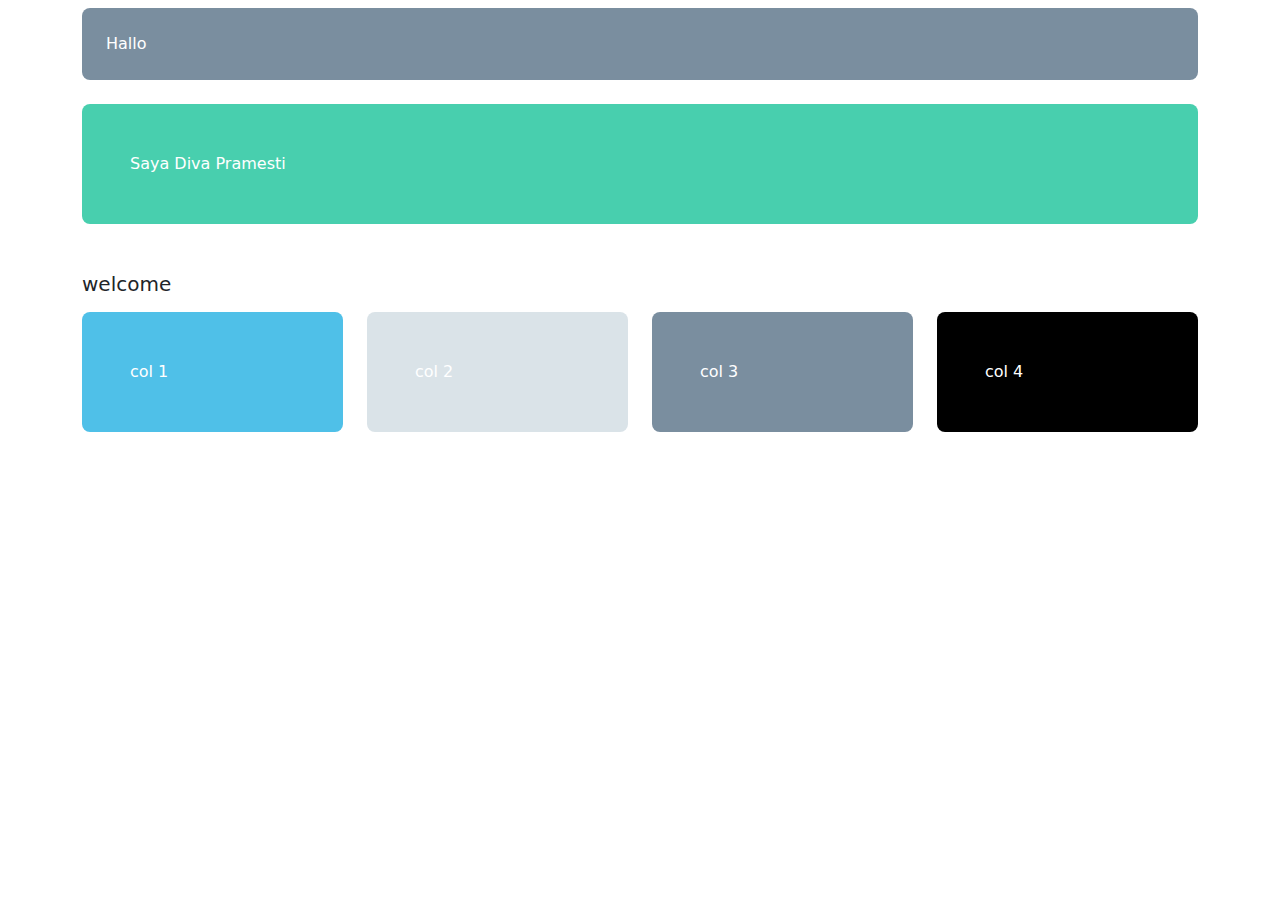
<file: cv/index.html>
<!DOCTYPE html>
<html lang="en">
  <head>
    <meta charset="UTF-8" />
    <meta name="viewport" content="width=device-width, initial-scale=1.0" />
    <title>Document</title>
    <link rel="stylesheet" href="css/main.css" />
  </head>
  <body>
    <div class="container">
      <div class="row mt-2">
        <div class="col">
          <div class="bg-primary text-white p-4 rounded-3">Hallo</div>
        </div>
      </div>
      <div class="row mt-4">
        <div class="col">
          <div class="bg-success text-white p-5 rounded-3">
            Saya Diva Pramesti
          </div>
        </div>
      </div>
      <div class="row mt-5">
        <h5>welcome</h5>
        <div class="col-xl-3 col-md-6 col-sm-12 mt-2">
          <div class="bg-info text-white p-5 rounded-3">col 1</div>
        </div>
        <div class="col-xl-3 col-md-6 col-sm-12 mt-2">
          <div class="bg-secondary text-white p-5 rounded-3">col 2</div>
        </div>
        <div class="col-xl-3 col-md-6 col-sm-12 mt-2">
          <div class="bg-primary text-white p-5 rounded-3">col 3</div>
        </div>
        <div class="col-xl-3 col-md-6 col-sm-12 mt-2">
          <div class="bg-warning text-white p-5 rounded-3">col 4</div>
        </div>
      </div>
    </div>
    <script src="node_modules/bootstrap/dist/js/bootstrap.bundle.js"></script>
  </body>
</html>
</file>
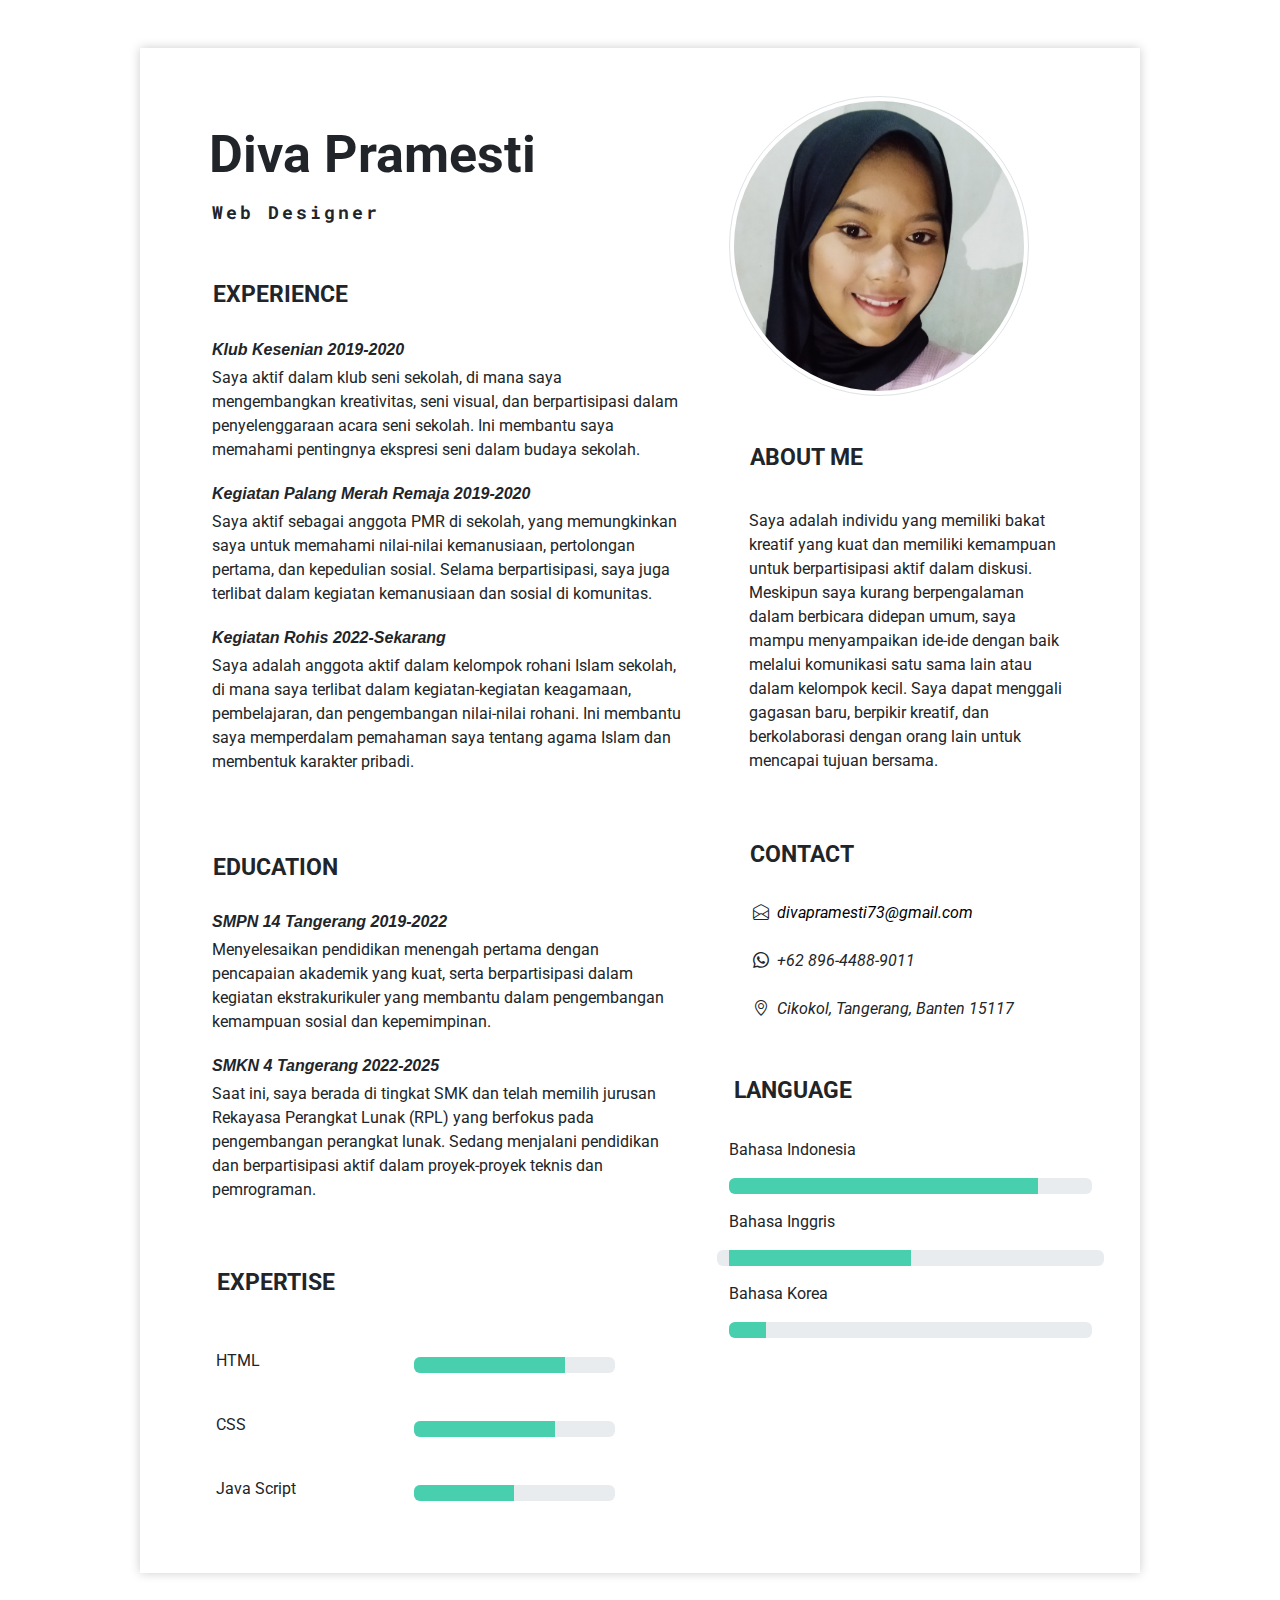
<file: cv/cv.html>
<!DOCTYPE html>
<html lang="en">
  <head>
    <meta charset="UTF-8" />
    <meta name="viewport" content="width=device-width, initial-scale=1.0" />
    <title>CV | Diva</title>
    <!--icons-->
    <link
      rel="stylesheet"
      href="https://cdn.jsdelivr.net/npm/bootstrap-icons@1.10.5/font/bootstrap-icons.css"
    />
    <!--fonts-->
    <link rel="preconnect" href="https://fonts.googleapis.com" />
    <link rel="preconnect" href="https://fonts.gstatic.com" crossorigin />
    <link
      href="https://fonts.googleapis.com/css2?family=Roboto:ital,wght@0,300;0,400;0,500;0,700;1,300;1,400;1,500&display=swap"
      rel="stylesheet"
    />
    <link rel="preconnect" href="https://fonts.googleapis.com" />
    <link rel="preconnect" href="https://fonts.gstatic.com" crossorigin />
    <link
      href="https://fonts.googleapis.com/css2?family=Roboto+Mono:wght@200&display=swap"
      rel="stylesheet"
    />
    <!--link css-->
    <link rel="stylesheet" href="css/main.css" />
    <link rel="stylesheet" href="custom.css" />
  </head>
  <body>
    <!--isi cv-->
    <div class="container my-5 py-5 px-5">
      <div class="row">
        <!--kolom kiri-->
        <div class="col-7">
          <!--judul cv-->
          <div class="name-card">
            <div class="info-name fw-bolder text-light px-3 py-">
              Diva Pramesti
            </div>
            <div class="job-position px-4" style="font-weight: bold">
              Web Designer
            </div>
          </div>
          <!--experience/pengalaman-->
          <div class="info-card p-3 mb-2">
            <div class="info-text px-1 py-3">EXPERIENCE</div>
            <div class="company-name px-2 py-1">Klub Kesenian 2019-2020</div>
            <p class="px-2">
              Saya aktif dalam klub seni sekolah, di mana saya mengembangkan
              kreativitas, seni visual, dan berpartisipasi dalam penyelenggaraan
              acara seni sekolah. Ini membantu saya memahami pentingnya ekspresi
              seni dalam budaya sekolah.
            </p>
            <div class="company-name px-2 py-1">
              Kegiatan Palang Merah Remaja 2019-2020
            </div>
            <p class="px-2">
              Saya aktif sebagai anggota PMR di sekolah, yang memungkinkan saya
              untuk memahami nilai-nilai kemanusiaan, pertolongan pertama, dan
              kepedulian sosial. Selama berpartisipasi, saya juga terlibat dalam
              kegiatan kemanusiaan dan sosial di komunitas.
            </p>
            <div class="company-name px-2 py-1">
              Kegiatan Rohis 2022-Sekarang
            </div>
            <p class="px-2">
              Saya adalah anggota aktif dalam kelompok rohani Islam sekolah, di
              mana saya terlibat dalam kegiatan-kegiatan keagamaan,
              pembelajaran, dan pengembangan nilai-nilai rohani. Ini membantu
              saya memperdalam pemahaman saya tentang agama Islam dan membentuk
              karakter pribadi.
            </p>
          </div>
          <!--edukasi/pendidikan-->
          <div class="info-card p-3 mb-2">
            <div class="info-text px-1 py-3">EDUCATION</div>
            <div class="company-name px-2 py-1">
              SMPN 14 Tangerang 2019-2022
            </div>
            <p class="px-2">
              Menyelesaikan pendidikan menengah pertama dengan pencapaian
              akademik yang kuat, serta berpartisipasi dalam kegiatan
              ekstrakurikuler yang membantu dalam pengembangan kemampuan sosial
              dan kepemimpinan.
            </p>
            <div class="company-name px-2 py-1">SMKN 4 Tangerang 2022-2025</div>
            <p class="px-2">
              Saat ini, saya berada di tingkat SMK dan telah memilih jurusan
              Rekayasa Perangkat Lunak (RPL) yang berfokus pada pengembangan
              perangkat lunak. Sedang menjalani pendidikan dan berpartisipasi
              aktif dalam proyek-proyek teknis dan pemrograman.
            </p>
          </div>
          <!--expertise/keahlian-->
          <div class="info-text p-4 mb-2">EXPERTISE</div>
          <div class="row">
            <div class="col-5 py-3 px-3">
              <div class="description px-4">HTML</div>
            </div>
            <div class="col-5 py-4">
              <div
                class="progress"
                role="progressbar"
                aria-label="Success example"
                aria-valuenow="75"
                aria-valuemin="0"
                aria-valuemax="100"
              >
                <div class="progress-bar bg-success" style="width: 75%"></div>
              </div>
            </div>

            <div class="col-5 py-3 px-3">
              <div class="description px-4">CSS</div>
            </div>
            <div class="col-5 py-4">
              <div
                class="progress"
                role="progressbar"
                aria-label="Success example"
                aria-valuenow="70"
                aria-valuemin="0"
                aria-valuemax="100"
              >
                <div class="progress-bar bg-success" style="width: 70%"></div>
              </div>
            </div>

            <div class="col-5 py-3 px-3">
              <div class="description px-4">Java Script</div>
            </div>
            <div class="col-5 py-4">
              <div
                class="progress"
                role="progressbar"
                aria-label="Success example"
                aria-valuenow="50"
                aria-valuemin="0"
                aria-valuemax="100"
              >
                <div class="progress-bar bg-success" style="width: 50%"></div>
              </div>
            </div>
          </div>
        </div>
        <!--kolom kanan-->
        <div class="col-5">
          <!--foto dalam cv-->
          <img src="img/me.jpg" alt="foto cv" class="img-thumbnail" />
          <div class="info p-3">
            <!--tentang saya-->
            <div class="info-text py-4">ABOUT ME</div>
            <p class="px-1 py-1">
              Saya adalah individu yang memiliki bakat kreatif yang kuat dan
              memiliki kemampuan untuk berpartisipasi aktif dalam diskusi.
              Meskipun saya kurang berpengalaman dalam berbicara didepan umum,
              saya mampu menyampaikan ide-ide dengan baik melalui komunikasi
              satu sama lain atau dalam kelompok kecil. Saya dapat menggali
              gagasan baru, berpikir kreatif, dan berkolaborasi dengan orang
              lain untuk mencapai tujuan bersama.
            </p>
          </div>
          <!--kontak-->
          <div class="info">
            <div class="info-text px-3 py-4">CONTACT</div>
            <i class="bi bi-envelope-open px-4"
              ><a
                href="mailto:divapramesti73@gmail.com"
                style="text-decoration: none; color: black"
                >&nbsp;&nbsp;divapramesti73@gmail.com</a
              > </i
            ><br /><br />
            <i class="bi bi-whatsapp px-4">&nbsp;&nbsp;+62 896-4488-9011</i
            ><br /><br />
            <i class="bi bi-geo-alt px-4"
              >&nbsp;&nbsp;Cikokol, Tangerang, Banten 15117
            </i>
            <br /><br />
          </div>
          <!--bahasa-->
          <div class="row">
            <div class="info">
              <div class="info-text py-4">LANGUAGE</div>
              <div class="description pb-3">Bahasa Indonesia</div>
              <div
                class="progress"
                role="progressbar"
                aria-label="Success example"
                aria-valuenow="85"
                aria-valuemin="0"
                aria-valuemax="100"
              >
                <div class="progress-bar bg-success" style="width: 85%"></div>
              </div>
            </div>
            <div class="description py-3">Bahasa Inggris</div>
            <div
              class="progress"
              role="progressbar"
              aria-label="Success example"
              aria-valuenow="50"
              aria-valuemin="0"
              aria-valuemax="100"
            >
              <div class="progress-bar bg-success" style="width: 50%"></div>
            </div>
          </div>
          <div class="description py-3">Bahasa Korea</div>
          <div
            class="progress"
            role="progressbar"
            aria-label="Success example"
            aria-valuenow="10"
            aria-valuemin="0"
            aria-valuemax="100"
          >
            <div class="progress-bar bg-success" style="width: 10%"></div>
          </div>
        </div>
      </div>
    </div>

    <script src="node_modules/bootstrap/dist/js/bootstrap.bundle.js"></script>
  </body>
</html>
</file>
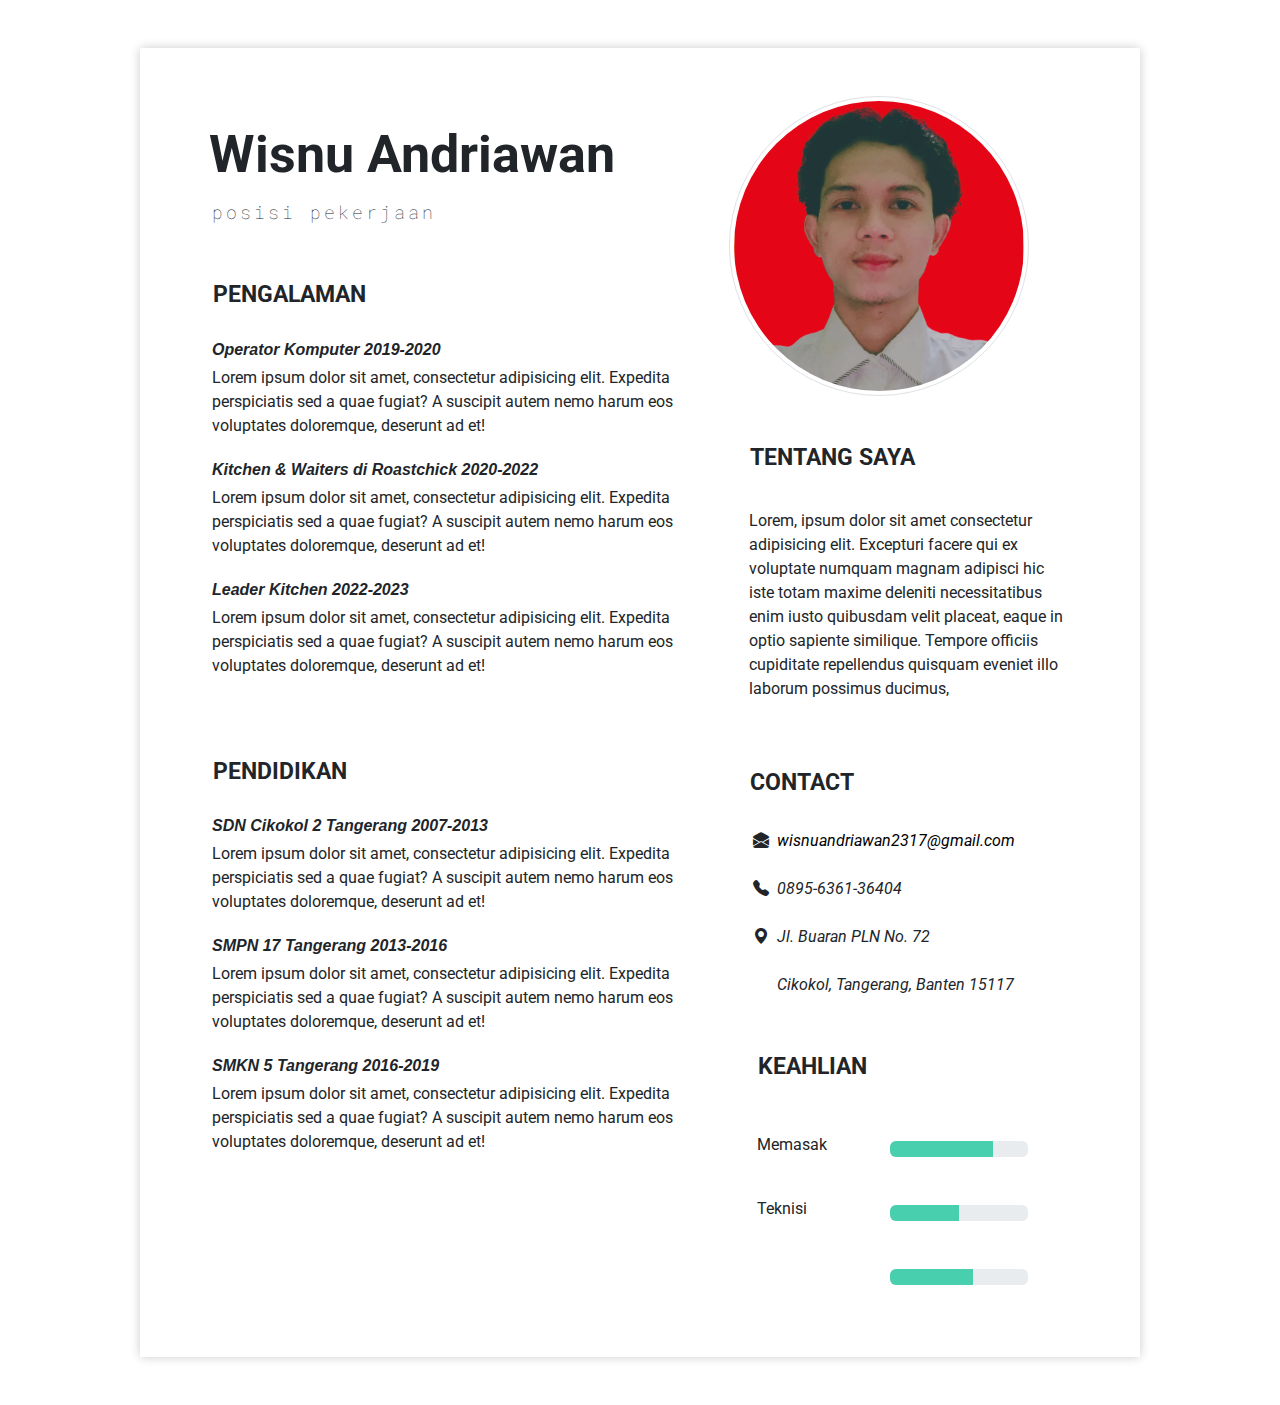
<file: cv/cv_wisnu.html>
<!DOCTYPE html>
<html lang="en">
  <head>
    <meta charset="UTF-8" />
    <meta name="viewport" content="width=device-width, initial-scale=1.0" />
    <title>Document</title>
    <!--icons-->
    <link
      rel="stylesheet"
      href="https://cdn.jsdelivr.net/npm/bootstrap-icons@1.10.5/font/bootstrap-icons.css"
    />
    <!--fonts-->
    <link rel="preconnect" href="https://fonts.googleapis.com" />
    <link rel="preconnect" href="https://fonts.gstatic.com" crossorigin />
    <link
      href="https://fonts.googleapis.com/css2?family=Roboto:ital,wght@0,300;0,400;0,500;0,700;1,300;1,400;1,500&display=swap"
      rel="stylesheet"
    />
    <link rel="preconnect" href="https://fonts.googleapis.com" />
    <link rel="preconnect" href="https://fonts.gstatic.com" crossorigin />
    <link
      href="https://fonts.googleapis.com/css2?family=Roboto+Mono:wght@200&display=swap"
      rel="stylesheet"
    />
    <!--link css-->
    <link rel="stylesheet" href="css/main.css" />
    <link rel="stylesheet" href="css/custom.css" />
  </head>
  <body>
    <!--isi cv-->
    <div class="container my-5 py-5 px-5">
      <div class="row">
        <!--kolom kiri-->
        <div class="col-7">
          <!--judul cv-->
          <div class="name-card">
            <div class="info-name fw-bolder text-light px-3 py-">
              Wisnu Andriawan
            </div>
            <div class="job-position px-4">posisi pekerjaan</div>
          </div>
          <!--experience/pengalaman-->
          <div class="info-card p-3 mb-2">
            <div class="info-text px-1 py-3">PENGALAMAN</div>
            <div class="company-name px-2 py-1">
              Operator Komputer 2019-2020
            </div>
            <p class="px-2">
              Lorem ipsum dolor sit amet, consectetur adipisicing elit. Expedita
              perspiciatis sed a quae fugiat? A suscipit autem nemo harum eos
              voluptates doloremque, deserunt ad et!
            </p>
            <div class="company-name px-2 py-1">
              Kitchen & Waiters di Roastchick 2020-2022
            </div>
            <p class="px-2">
              Lorem ipsum dolor sit amet, consectetur adipisicing elit. Expedita
              perspiciatis sed a quae fugiat? A suscipit autem nemo harum eos
              voluptates doloremque, deserunt ad et!
            </p>
            <div class="company-name px-2 py-1">Leader Kitchen 2022-2023</div>
            <p class="px-2">
              Lorem ipsum dolor sit amet, consectetur adipisicing elit. Expedita
              perspiciatis sed a quae fugiat? A suscipit autem nemo harum eos
              voluptates doloremque, deserunt ad et!
            </p>
          </div>
          <!--edukasi/pendidikan-->
          <div class="info-card p-3 mb-2">
            <div class="info-text px-1 py-3">PENDIDIKAN</div>
            <div class="company-name px-2 py-1">
              SDN Cikokol 2 Tangerang 2007-2013
            </div>
            <p class="px-2">
              Lorem ipsum dolor sit amet, consectetur adipisicing elit. Expedita
              perspiciatis sed a quae fugiat? A suscipit autem nemo harum eos
              voluptates doloremque, deserunt ad et!
            </p>
            <div class="company-name px-2 py-1">
              SMPN 17 Tangerang 2013-2016
            </div>
            <p class="px-2">
              Lorem ipsum dolor sit amet, consectetur adipisicing elit. Expedita
              perspiciatis sed a quae fugiat? A suscipit autem nemo harum eos
              voluptates doloremque, deserunt ad et!
            </p>
            <div class="company-name px-2 py-1">SMKN 5 Tangerang 2016-2019</div>
            <p class="px-2">
              Lorem ipsum dolor sit amet, consectetur adipisicing elit. Expedita
              perspiciatis sed a quae fugiat? A suscipit autem nemo harum eos
              voluptates doloremque, deserunt ad et!
            </p>
          </div>
        </div>
        <!--kolom kanan-->
        <div class="col-5">
          <!--foto dalam cv-->
          <img src="img/k.jpg" alt="foto saya" class="img-thumbnail" />
          <div class="info p-3">
            <!--tentang saya-->
            <div class="info-text py-4">TENTANG SAYA</div>
            <p class="px-1 py-1">
              Lorem, ipsum dolor sit amet consectetur adipisicing elit.
              Excepturi facere qui ex voluptate numquam magnam adipisci hic iste
              totam maxime deleniti necessitatibus enim iusto quibusdam velit
              placeat, eaque in optio sapiente similique. Tempore officiis
              cupiditate repellendus quisquam eveniet illo laborum possimus
              ducimus,
            </p>
          </div>
          <!--kontak-->
          <div class="info">
            <div class="info-text px-3 py-4">CONTACT</div>
            <i class="bi bi-envelope-open-fill px-4"
              ><a
                href="mailto:wisnuandriawan2317@gmail.com"
                style="text-decoration: none; color: black"
                >&nbsp;&nbsp;wisnuandriawan2317@gmail.com</a
              > </i
            ><br /><br />
            <i class="bi bi-telephone-fill px-4">&nbsp;&nbsp;0895-6361-36404</i
            ><br /><br />
            <i class="bi bi-geo-alt-fill px-4"
              >&nbsp;&nbsp;Jl. Buaran PLN No. 72
            </i>
            <br /><br />
            <i class="px-5">Cikokol, Tangerang, Banten 15117 </i>
            <br /><br />
          </div>

          <!--expertise/keahlian-->
          <div class="info-text p-4 mb-2">KEAHLIAN</div>
          <div class="row">
            <div class="col-5 py-3 px-3">
              <div class="description px-4">Memasak</div>
            </div>
            <div class="col-5 py-4">
              <div
                class="progress"
                role="progressbar"
                aria-label="Success example"
                aria-valuenow="75"
                aria-valuemin="0"
                aria-valuemax="100"
              >
                <div class="progress-bar bg-success" style="width: 75%"></div>
              </div>
            </div>

            <div class="col-5 py-3 px-3">
              <div class="description px-4">Teknisi</div>
            </div>
            <div class="col-5 py-4">
              <div
                class="progress"
                role="progressbar"
                aria-label="Success example"
                aria-valuenow="50"
                aria-valuemin="0"
                aria-valuemax="100"
              >
                <div class="progress-bar bg-success" style="width: 50%"></div>
              </div>
            </div>

            <div class="col-5 py-3 px-3">
              <div class="description px-4"></div>
            </div>
            <div class="col-5 py-4">
              <div
                class="progress"
                role="progressbar"
                aria-label="Success example"
                aria-valuenow="60"
                aria-valuemin="0"
                aria-valuemax="100"
              >
                <div class="progress-bar bg-success" style="width: 60%"></div>
              </div>
            </div>
          </div>
        </div>
      </div>
    </div>

    <script src="node_modules/bootstrap/dist/js/bootstrap.bundle.js"></script>
  </body>
</html>
</file>
<file: cv/custom.css>
body {
    font-family: 'Roboto', sans-serif;
    font-size: 16px;
}
.container {
    background-color: #fff; /* Warna latar belakang putih */
    padding: 20px; /* Jarak antara konten dengan pinggir kertas */
    box-shadow: 0px 0px 10px rgba(0, 0, 0, 0.2); /* Bayangan pinggir kertas */
    width: 1000px;
  }
  

.img-thumbnail {
    width: 300px;
    height: 300px;
    object-fit: cover;
    object-position: center;
    border-radius: 150px;
}

.info-name {
    font-size: 52px;
    margin: 5px;
    padding-top: 15px;
}

.job-position {
    font-size: 18px;
    font-weight: lighter;
    margin-top: 0px;
    margin-bottom: 15px;
    font-family: 'Roboto Mono', monospace;
    letter-spacing: 3px;
}

.info-text {
    font-size: 23px;
    margin: 5px; 
    font-weight: bolder;
    padding-bottom: 12px;
    font-weight: bolder;
}

.company-name{
    font-family: 'Roboto italic', sans-serif;
    font-style: italic;
    font-weight: bold;
    padding-top: 0px;
    padding-bottom: 15px;
}
</file>
<file: cv/css/custom.css>
body {
    font-family: 'Roboto', sans-serif;
    font-size: 16px;
}
.container {
    background-color: #fff; /* Warna latar belakang putih */
    padding: 20px; /* Jarak antara konten dengan pinggir kertas */
    box-shadow: 0px 0px 10px rgba(0, 0, 0, 0.2); /* Bayangan pinggir kertas */
    width: 1000px;
  }
  

.img-thumbnail {
    width: 300px;
    height: 300px;
    object-fit: cover;
    object-position: center;
    border-radius: 150px;
}

.info-name {
    font-size: 52px;
    margin: 5px;
    padding-top: 15px;
}

.job-position {
    font-size: 18px;
    font-weight: lighter;
    margin-top: 0px;
    margin-bottom: 15px;
    font-family: 'Roboto Mono', monospace;
    letter-spacing: 3px;
}

.info-text {
    font-size: 23px;
    margin: 5px; 
    font-weight: bolder;
    padding-bottom: 12px;
    font-weight: bolder;
}

.company-name{
    font-family: 'Roboto italic', sans-serif;
    font-style: italic;
    font-weight: bold;
    padding-top: 0px;
    padding-bottom: 15px;
}







.element-atas, .element-bawah {
    padding: 0;
}
</file>
